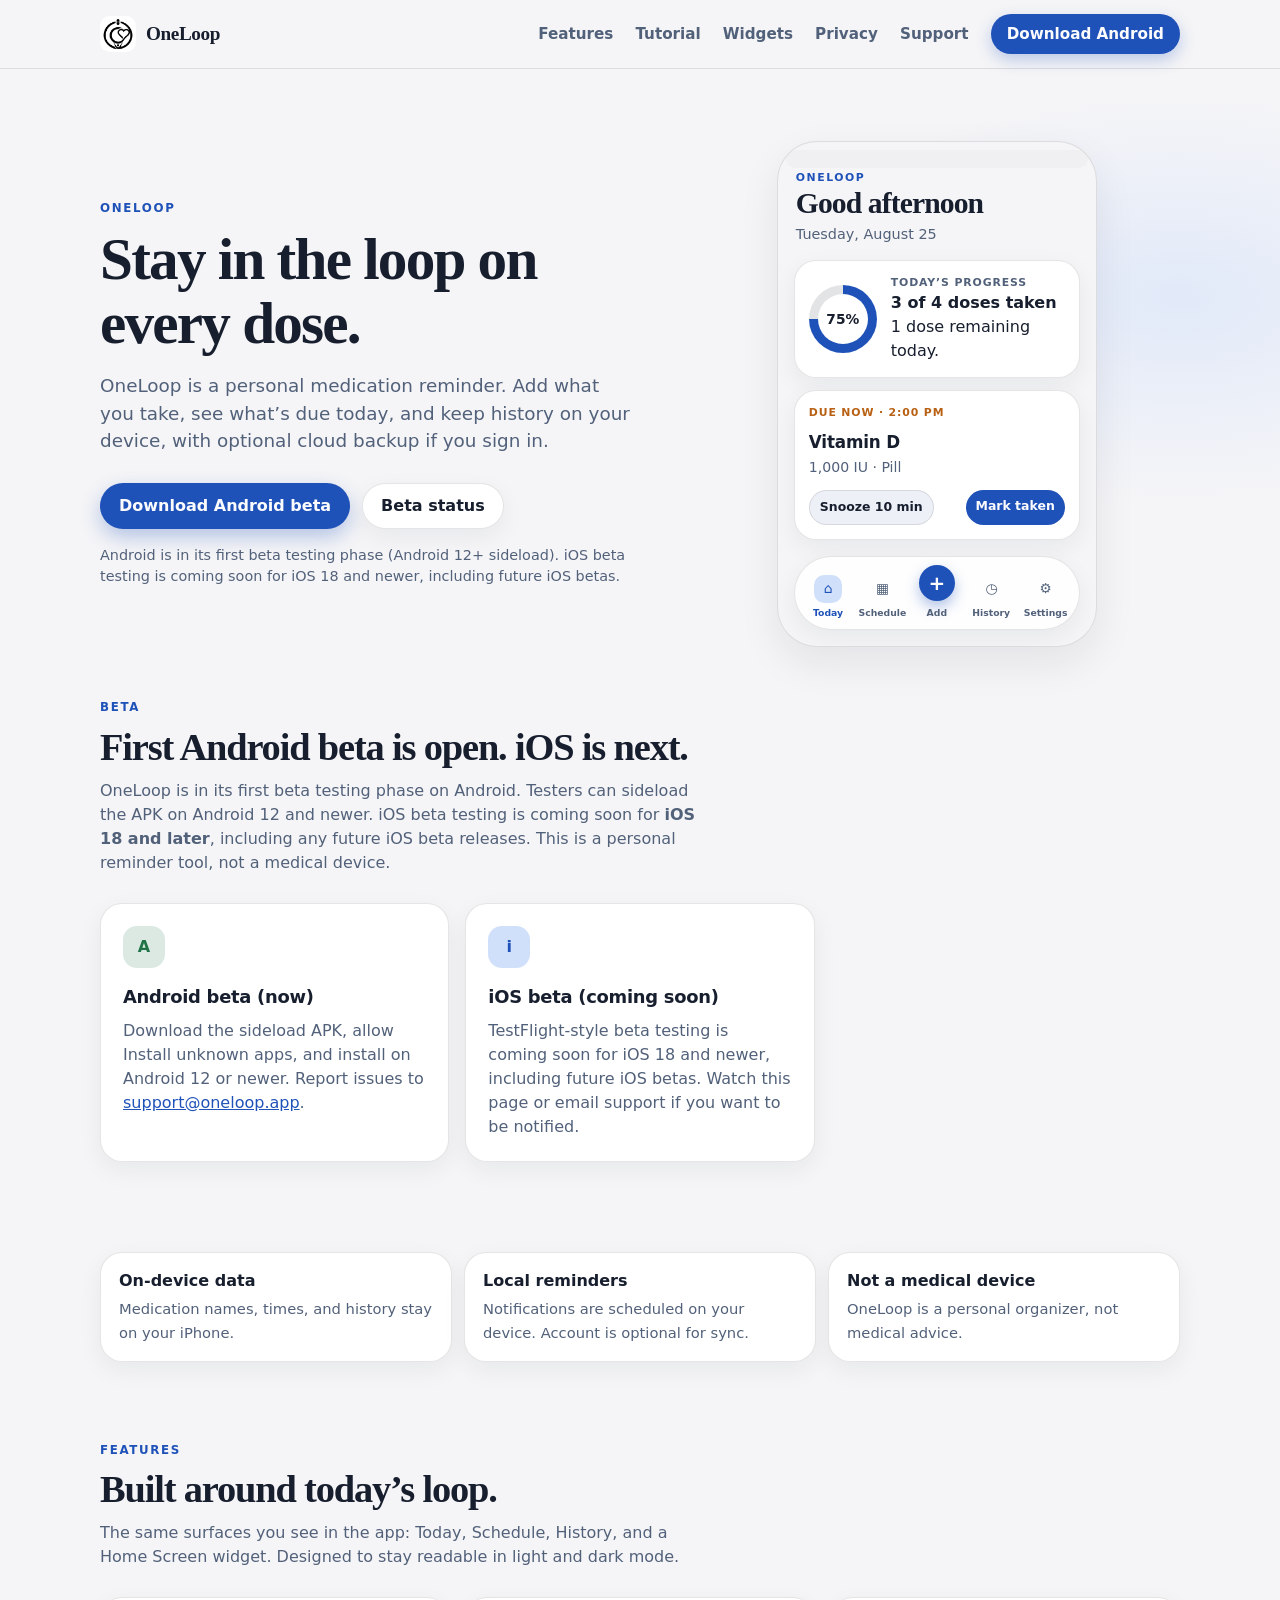
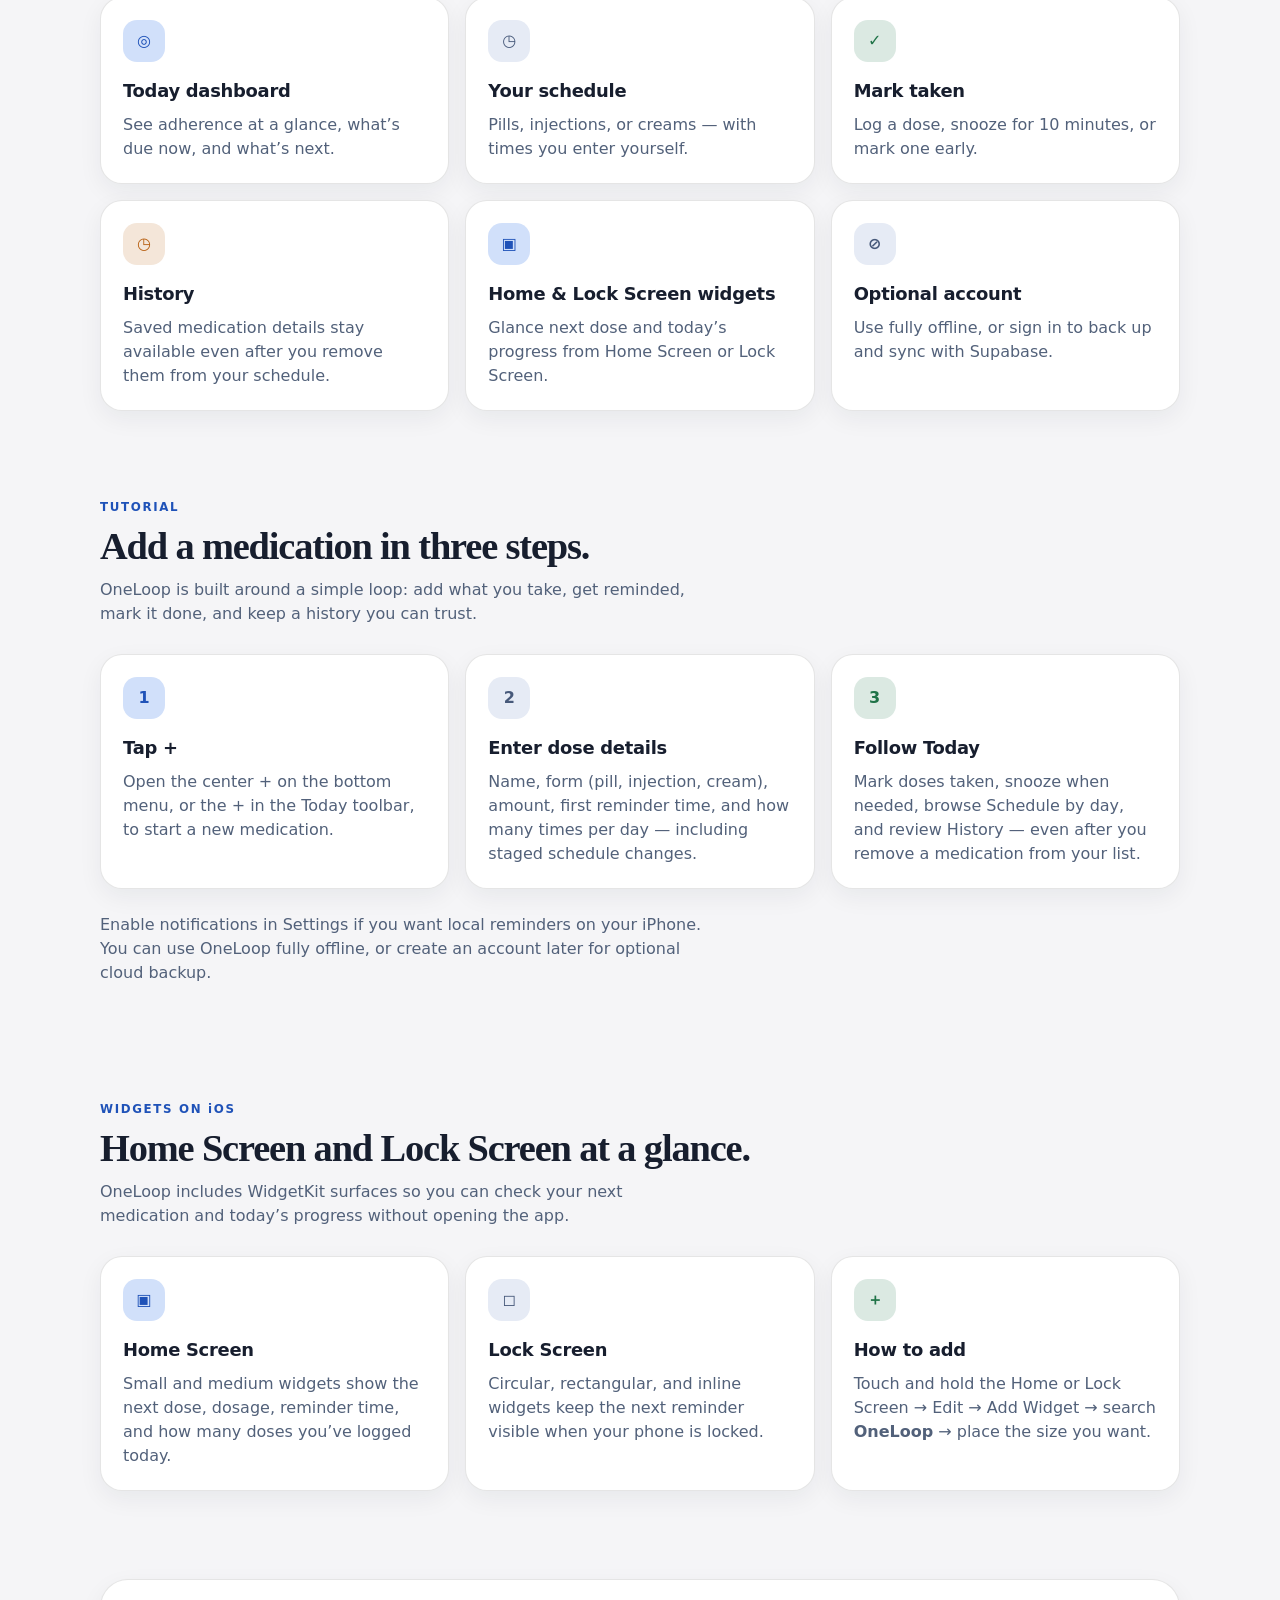
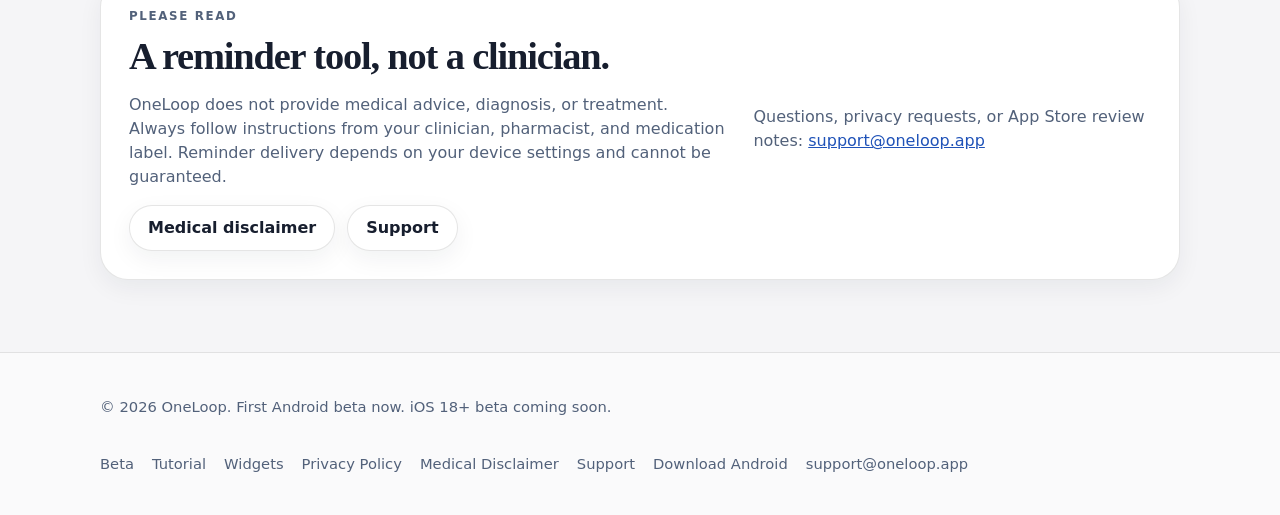
<file: index.html>
<!DOCTYPE html>
<html lang="en">
<head>
  <meta charset="UTF-8" />
  <meta http-equiv="refresh" content="0; url=home/" />
  <link rel="canonical" href="https://dcsvisuals.github.io/OneLoop/home/" />
  <title>OneLoop</title>
  <script>location.replace("home/");</script>
</head>
<body>
  <p><a href="home/">Continue to OneLoop</a></p>
</body>
</html>
</file>
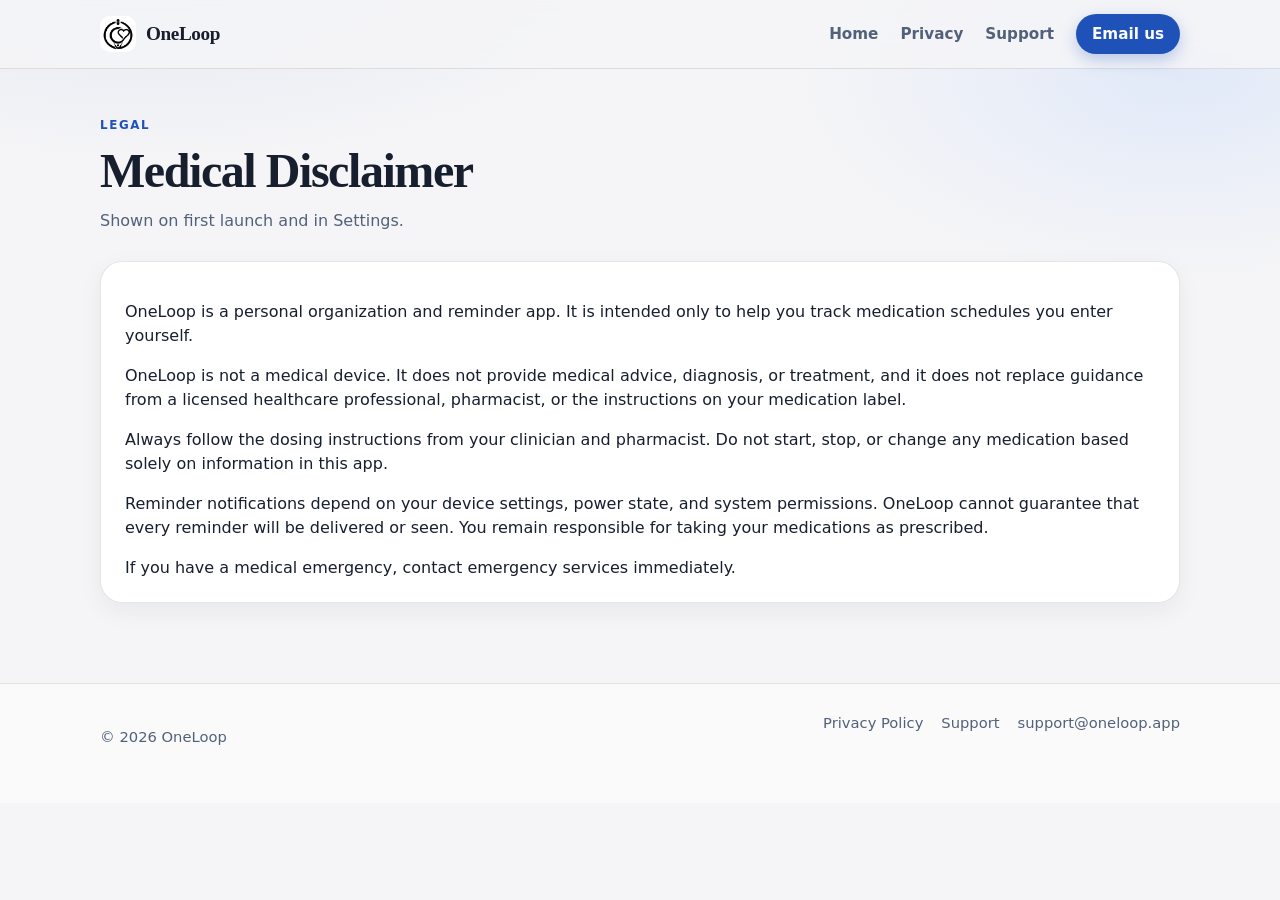
<file: disclaimer/index.html>
<!DOCTYPE html>
<html lang="en">
<head>
  <meta charset="UTF-8" />
  <meta name="viewport" content="width=device-width, initial-scale=1" />
  <title>Medical Disclaimer — OneLoop</title>
  <meta
    name="description"
    content="OneLoop is a personal medication reminder tool. It is not a medical device and does not provide medical advice."
  />
  <link rel="icon" href="../assets/logo.png" type="image/png" />
  <link rel="apple-touch-icon" href="../assets/icon-light.png" />
  <link rel="stylesheet" href="../assets/styles.css" />
</head>
<body>
  <a class="skip" href="#main">Skip to content</a>
  <header class="site-header">
    <div class="wrap">
      <a class="brand" href="../home/">
        <img class="logo-mark" src="../assets/logo.png" alt="" />
        <span class="brand-name">OneLoop</span>
      </a>
      <nav class="nav" aria-label="Primary">
        <a href="../home/">Home</a>
        <a href="../PrivacyPolicy/">Privacy</a>
        <a href="../support/">Support</a>
        <a class="cta" href="mailto:support@oneloop.app?subject=OneLoop%20Support">Email us</a>
      </nav>
    </div>
  </header>

  <main id="main" class="wrap page">
    <p class="kicker">LEGAL</p>
    <h1 class="page-title">Medical Disclaimer</h1>
    <p class="updated">Shown on first launch and in Settings.</p>

    <div class="legal">
      <section class="legal-card">
        <p>
          OneLoop is a personal organization and reminder app. It is intended
          only to help you track medication schedules you enter yourself.
        </p>
        <p>
          OneLoop is not a medical device. It does not provide medical advice,
          diagnosis, or treatment, and it does not replace guidance from a
          licensed healthcare professional, pharmacist, or the instructions on
          your medication label.
        </p>
        <p>
          Always follow the dosing instructions from your clinician and
          pharmacist. Do not start, stop, or change any medication based solely
          on information in this app.
        </p>
        <p>
          Reminder notifications depend on your device settings, power state,
          and system permissions. OneLoop cannot guarantee that every reminder
          will be delivered or seen. You remain responsible for taking your
          medications as prescribed.
        </p>
        <p>
          If you have a medical emergency, contact emergency services
          immediately.
        </p>
      </section>
    </div>
  </main>

  <footer class="site-footer">
    <div class="wrap">
      <p>© 2026 OneLoop</p>
      <div class="footer-links">
        <a href="../PrivacyPolicy/">Privacy Policy</a>
        <a href="../support/">Support</a>
        <a href="mailto:support@oneloop.app">support@oneloop.app</a>
      </div>
    </div>
  </footer>
</body>
</html>
</file>
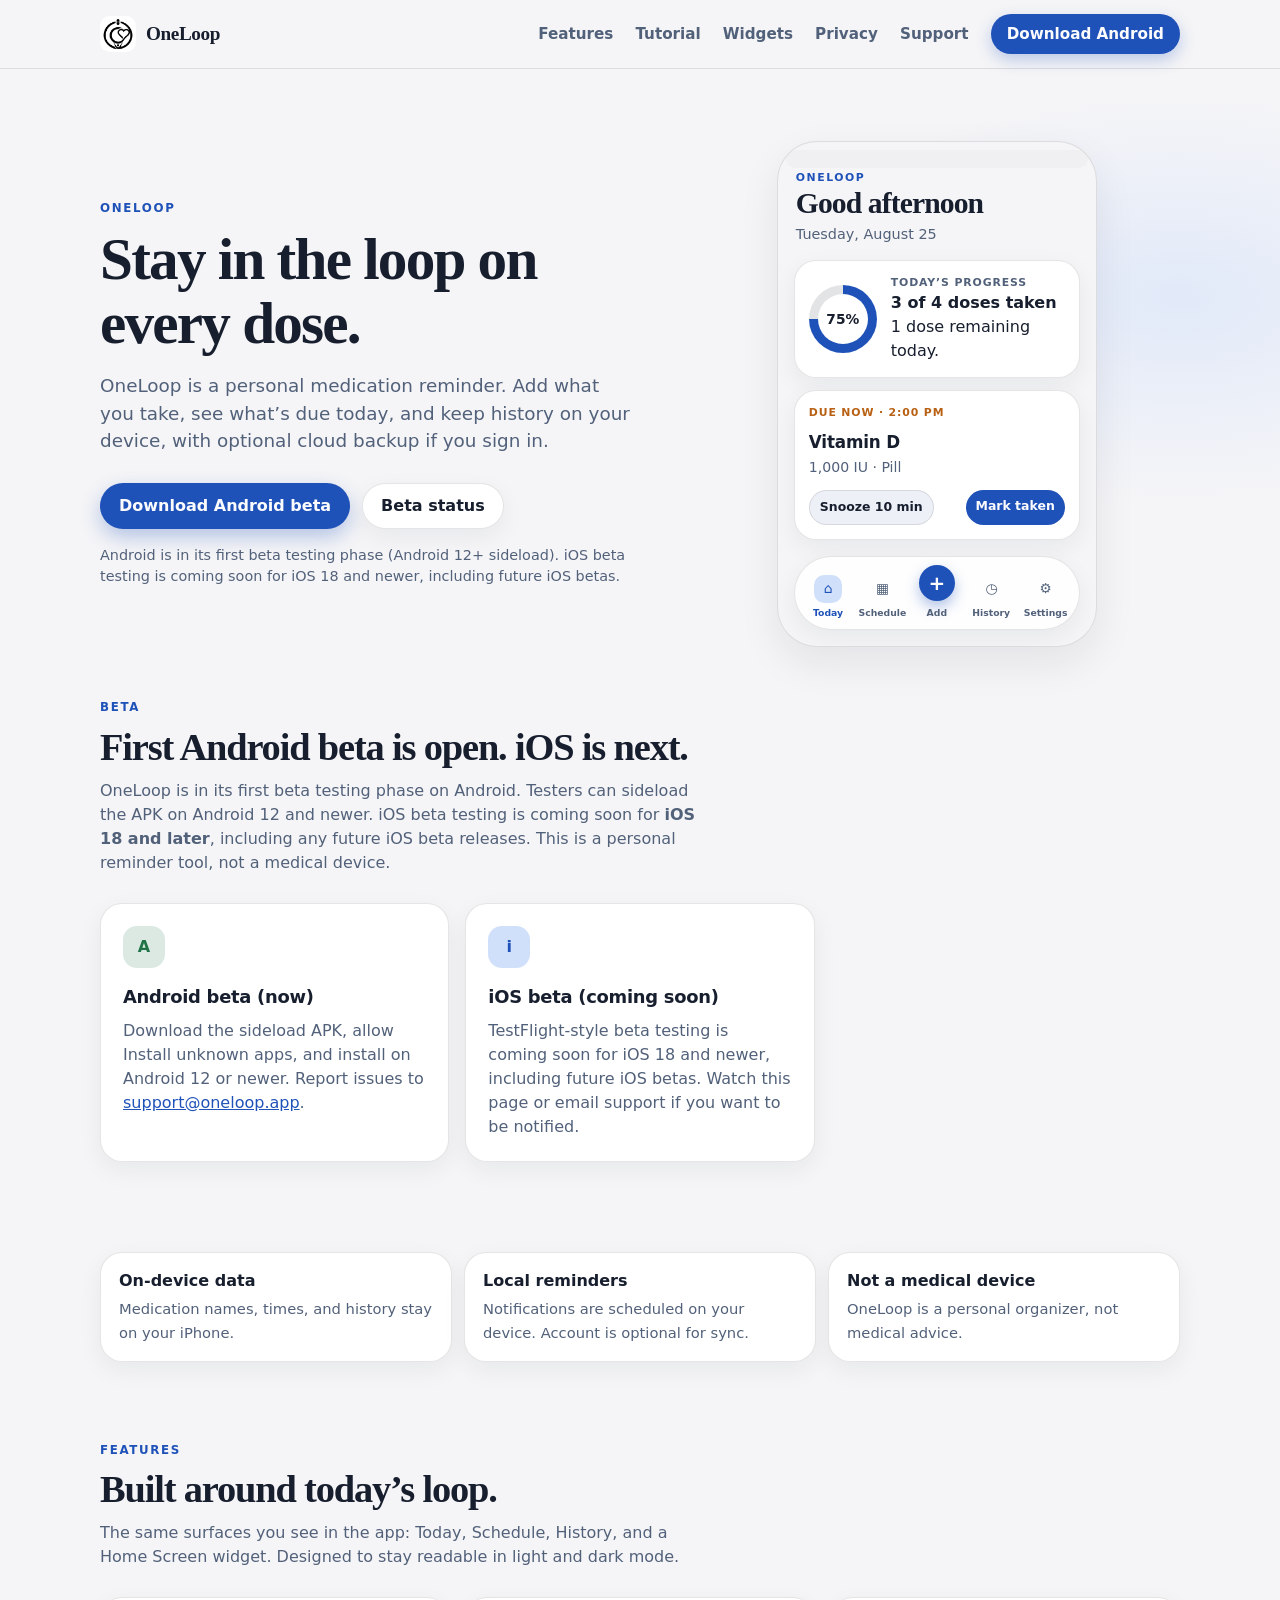
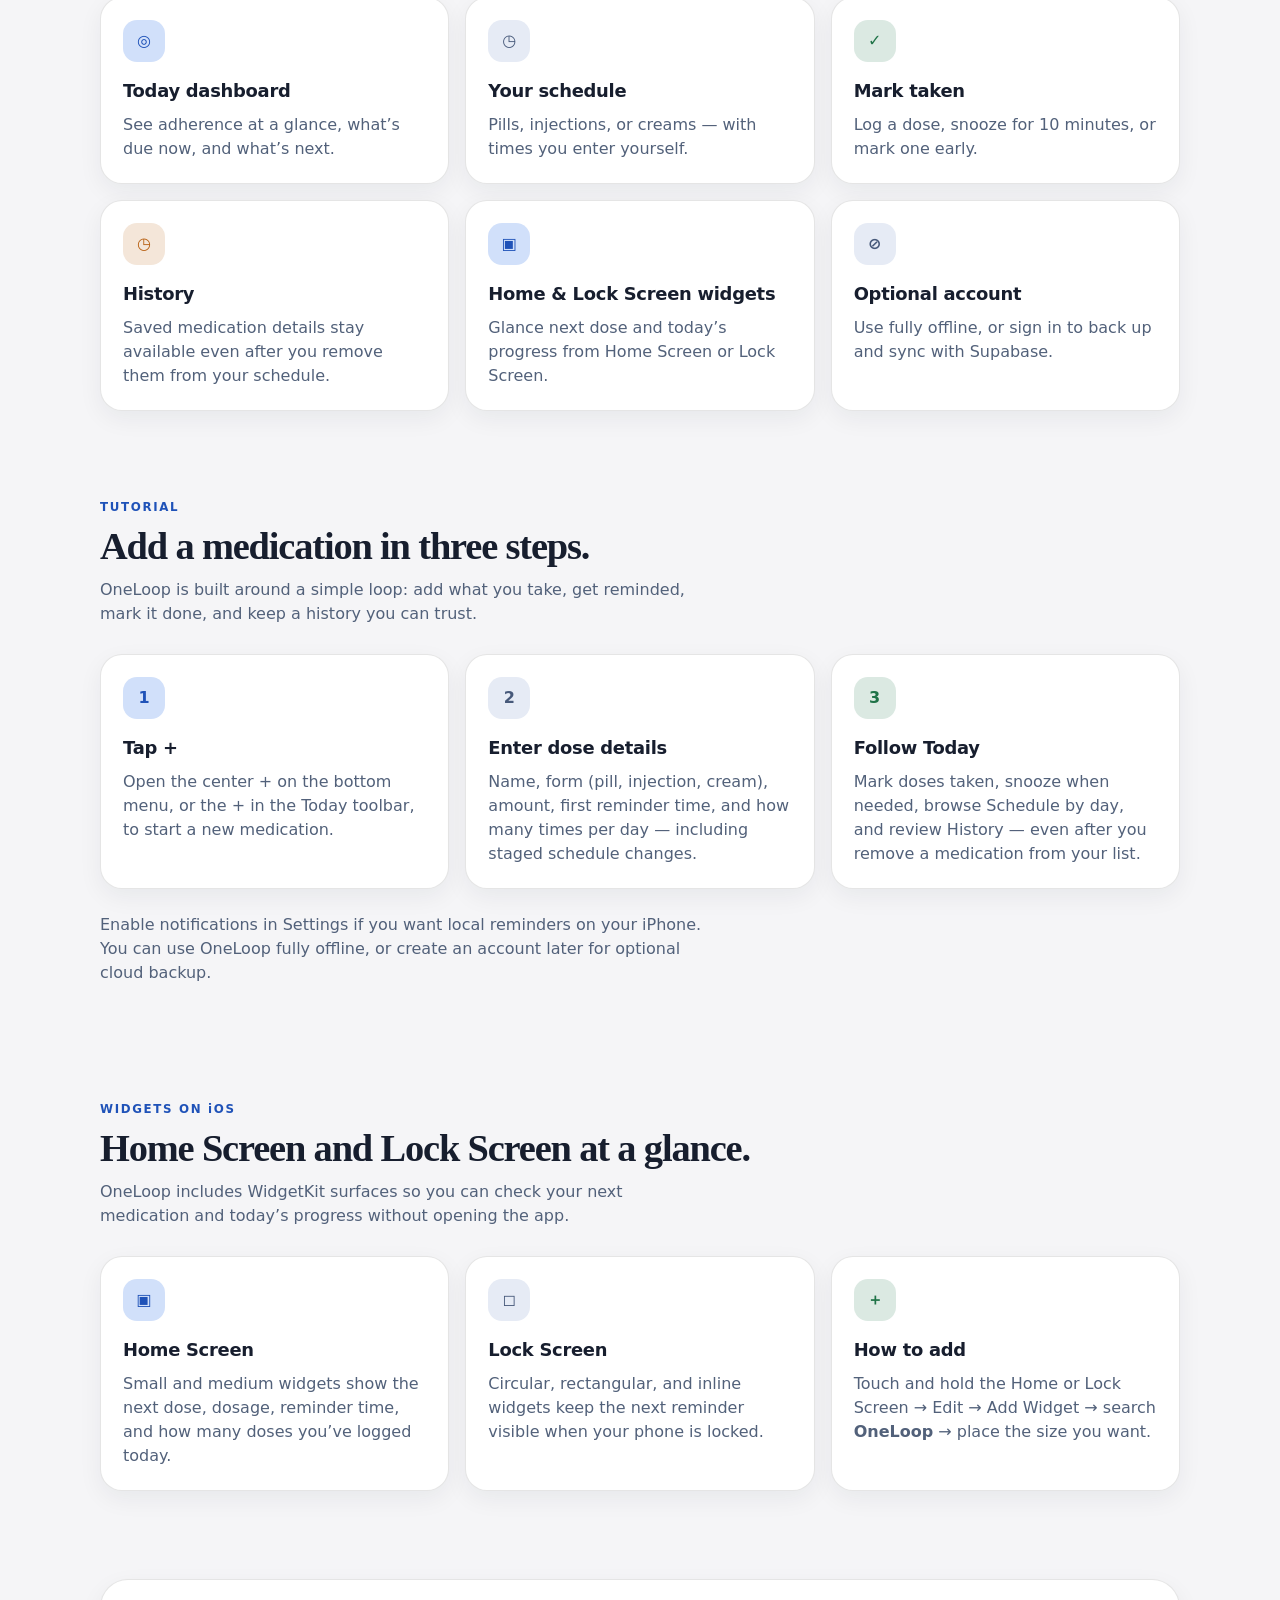
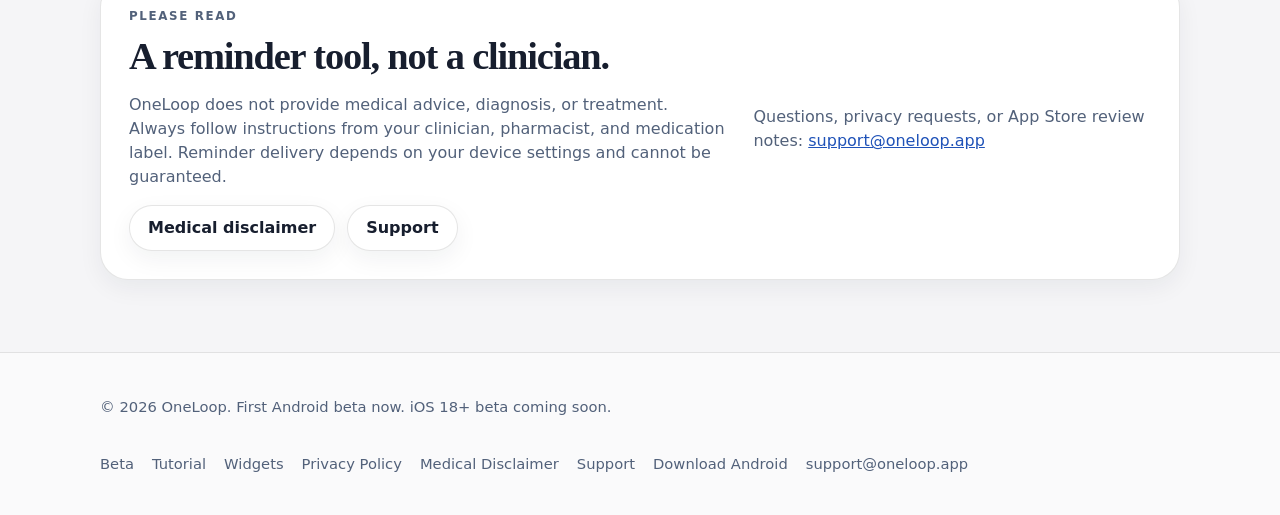
<file: home/index.html>
<!DOCTYPE html>
<html lang="en">
<head>
  <meta charset="UTF-8" />
  <meta name="viewport" content="width=device-width, initial-scale=1" />
  <title>OneLoop — Personal medication reminders</title>
  <meta
    name="description"
    content="OneLoop is a personal medication reminder app. Android is in first beta. iOS 18+ beta testing is coming soon. Not a medical device."
  />
  <link rel="icon" href="../assets/logo.png" type="image/png" />
  <link rel="apple-touch-icon" href="../assets/icon-light.png" />
  <link rel="stylesheet" href="../assets/styles.css" />
  <script src="../assets/apk-download.js" defer></script>
</head>
<body>
  <a class="skip" href="#main">Skip to content</a>
  <header class="site-header">
    <div class="wrap">
      <a class="brand" href="./">
        <img class="logo-mark" src="../assets/logo.png" alt="" />
        <span class="brand-name">OneLoop</span>
      </a>
      <nav class="nav" aria-label="Primary">
        <a class="hide-sm" href="#features">Features</a>
        <a class="hide-sm" href="#tutorial">Tutorial</a>
        <a class="hide-sm" href="#widgets">Widgets</a>
        <a href="../PrivacyPolicy/">Privacy</a>
        <a href="../support/">Support</a>
        <a class="cta js-apk-download" href="https://github.com/DCSvisuals/OneLoop-Medication-TrackerAndroid/releases/download/v2.0.1-android-sideload/OneLoop-sideload.apk">Download Android</a>
      </nav>
    </div>
  </header>

  <main id="main">
    <section class="wrap hero">
      <div>
        <p class="kicker">ONELOOP</p>
        <h1>Stay in the loop on every dose.</h1>
        <p class="lede">
          OneLoop is a personal medication reminder. Add what you take,
          see what’s due today, and keep history on your device, with optional cloud backup if you sign in.
        </p>
        <div class="actions">
          <a
            class="button primary js-apk-download"
            href="https://github.com/DCSvisuals/OneLoop-Medication-TrackerAndroid/releases/download/v2.0.1-android-sideload/OneLoop-sideload.apk"
          >Download Android beta</a>
          <a class="button secondary" href="#beta">Beta status</a>
        </div>
        <p class="fine">
          Android is in its first beta testing phase (Android 12+ sideload).
          iOS beta testing is coming soon for iOS 18 and newer, including future iOS betas.
        </p>
      </div>

      <div class="phone-stage" aria-hidden="true">
        <div class="phone">
          <p class="phone-brand">ONELOOP</p>
          <h2>Good afternoon</h2>
          <p class="phone-date">Tuesday, August 25</p>
          <div class="adherence">
            <div class="ring" aria-hidden="true"></div>
            <div>
              <p class="label">TODAY’S PROGRESS</p>
              <p><strong>3 of 4 doses taken</strong></p>
              <p>1 dose remaining today.</p>
            </div>
          </div>
          <div class="dose-card">
            <p class="label">DUE NOW · 2:00 PM</p>
            <h3>Vitamin D</h3>
            <p class="meta">1,000 IU · Pill</p>
            <div class="dose-actions">
              <span class="chip">Snooze 10 min</span>
              <span class="chip-fill">Mark taken</span>
            </div>
          </div>
          <nav class="capsule" aria-hidden="true">
            <div class="nav-item active">
              <span class="glyph">⌂</span>
              <span class="caption">Today</span>
            </div>
            <div class="nav-item">
              <span class="glyph">▦</span>
              <span class="caption">Schedule</span>
            </div>
            <div class="nav-item add">
              <span class="glyph">+</span>
              <span class="caption">Add</span>
            </div>
            <div class="nav-item">
              <span class="glyph">◷</span>
              <span class="caption">History</span>
            </div>
            <div class="nav-item">
              <span class="glyph">⚙</span>
              <span class="caption">Settings</span>
            </div>
          </nav>
        </div>
      </div>
    </section>

    <section class="wrap section" id="beta">
      <p class="kicker">BETA</p>
      <h2>First Android beta is open. iOS is next.</h2>
      <p class="section-intro">
        OneLoop is in its first beta testing phase on Android. Testers can sideload
        the APK on Android 12 and newer. iOS beta testing is coming soon for
        <strong>iOS 18 and later</strong>, including any future iOS beta releases.
        This is a personal reminder tool, not a medical device.
      </p>
      <div class="features">
        <article class="feature">
          <div class="icon-bubble lime">A</div>
          <h3>Android beta (now)</h3>
          <p>
            Download the sideload APK, allow Install unknown apps, and install on
            Android 12 or newer. Report issues to
            <a href="mailto:support@oneloop.app?subject=OneLoop%20Android%20Beta">support@oneloop.app</a>.
          </p>
        </article>
        <article class="feature">
          <div class="icon-bubble">i</div>
          <h3>iOS beta (coming soon)</h3>
          <p>
            TestFlight-style beta testing is coming soon for iOS 18 and newer,
            including future iOS betas. Watch this page or email support if you
            want to be notified.
          </p>
        </article>
      </div>
    </section>

    <section class="wrap trust">
      <div>
        <strong>On-device data</strong>
        <span>Medication names, times, and history stay on your iPhone.</span>
      </div>
      <div>
        <strong>Local reminders</strong>
        <span>Notifications are scheduled on your device. Account is optional for sync.</span>
      </div>
      <div>
        <strong>Not a medical device</strong>
        <span>OneLoop is a personal organizer, not medical advice.</span>
      </div>
    </section>

    <section class="wrap section" id="features">
      <p class="kicker">FEATURES</p>
      <h2>Built around today’s loop.</h2>
      <p class="section-intro">
        The same surfaces you see in the app: Today, Schedule, History, and a
        Home Screen widget. Designed to stay readable in light and dark mode.
      </p>
      <div class="features">
        <article class="feature">
          <div class="icon-bubble">◎</div>
          <h3>Today dashboard</h3>
          <p>See adherence at a glance, what’s due now, and what’s next.</p>
        </article>
        <article class="feature">
          <div class="icon-bubble teal">◷</div>
          <h3>Your schedule</h3>
          <p>Pills, injections, or creams — with times you enter yourself.</p>
        </article>
        <article class="feature">
          <div class="icon-bubble lime">✓</div>
          <h3>Mark taken</h3>
          <p>Log a dose, snooze for 10 minutes, or mark one early.</p>
        </article>
        <article class="feature">
          <div class="icon-bubble orange">◷</div>
          <h3>History</h3>
          <p>Saved medication details stay available even after you remove them from your schedule.</p>
        </article>
        <article class="feature">
          <div class="icon-bubble">▣</div>
          <h3>Home &amp; Lock Screen widgets</h3>
          <p>Glance next dose and today’s progress from Home Screen or Lock Screen.</p>
        </article>
        <article class="feature">
          <div class="icon-bubble teal">⊘</div>
          <h3>Optional account</h3>
          <p>Use fully offline, or sign in to back up and sync with Supabase.</p>
        </article>
      </div>
    </section>


    <section class="wrap section" id="tutorial">
      <p class="kicker">TUTORIAL</p>
      <h2>Add a medication in three steps.</h2>
      <p class="section-intro">
        OneLoop is built around a simple loop: add what you take, get reminded,
        mark it done, and keep a history you can trust.
      </p>
      <div class="features">
        <article class="feature">
          <div class="icon-bubble">1</div>
          <h3>Tap +</h3>
          <p>
            Open the center + on the bottom menu, or the + in the Today toolbar,
            to start a new medication.
          </p>
        </article>
        <article class="feature">
          <div class="icon-bubble teal">2</div>
          <h3>Enter dose details</h3>
          <p>
            Name, form (pill, injection, cream), amount, first reminder time,
            and how many times per day — including staged schedule changes.
          </p>
        </article>
        <article class="feature">
          <div class="icon-bubble lime">3</div>
          <h3>Follow Today</h3>
          <p>
            Mark doses taken, snooze when needed, browse Schedule by day, and
            review History — even after you remove a medication from your list.
          </p>
        </article>
      </div>
      <p class="section-intro" style="margin-top: 1.5rem">
        Enable notifications in Settings if you want local reminders on your iPhone.
        You can use OneLoop fully offline, or create an account later for optional cloud backup.
      </p>
    </section>

    <section class="wrap section" id="widgets">
      <p class="kicker">WIDGETS ON iOS</p>
      <h2>Home Screen and Lock Screen at a glance.</h2>
      <p class="section-intro">
        OneLoop includes WidgetKit surfaces so you can check your next medication
        and today’s progress without opening the app.
      </p>
      <div class="features">
        <article class="feature">
          <div class="icon-bubble">▣</div>
          <h3>Home Screen</h3>
          <p>
            Small and medium widgets show the next dose, dosage, reminder time,
            and how many doses you’ve logged today.
          </p>
        </article>
        <article class="feature">
          <div class="icon-bubble teal">◻</div>
          <h3>Lock Screen</h3>
          <p>
            Circular, rectangular, and inline widgets keep the next reminder
            visible when your phone is locked.
          </p>
        </article>
        <article class="feature">
          <div class="icon-bubble lime">＋</div>
          <h3>How to add</h3>
          <p>
            Touch and hold the Home or Lock Screen → Edit → Add Widget → search
            <strong>OneLoop</strong> → place the size you want.
          </p>
        </article>
      </div>
    </section>

    <section class="wrap section">
      <div class="notice">
        <div>
          <p class="kicker">PLEASE READ</p>
          <h2>A reminder tool, not a clinician.</h2>
          <p>
            OneLoop does not provide medical advice, diagnosis, or treatment.
            Always follow instructions from your clinician, pharmacist, and
            medication label. Reminder delivery depends on your device settings
            and cannot be guaranteed.
          </p>
          <div class="actions">
            <a class="button secondary" href="../disclaimer/">Medical disclaimer</a>
            <a class="button secondary" href="../support/">Support</a>
          </div>
        </div>
        <div>
          <p>
            Questions, privacy requests, or App Store review notes:
            <a href="mailto:support@oneloop.app?subject=OneLoop%20Support">support@oneloop.app</a>
          </p>
        </div>
      </div>
    </section>
  </main>

  <footer class="site-footer">
    <div class="wrap">
      <p>© 2026 OneLoop. First Android beta now. iOS 18+ beta coming soon.</p>
      <div class="footer-links">
        <a href="#beta">Beta</a>
        <a href="#tutorial">Tutorial</a>
        <a href="#widgets">Widgets</a>
        <a href="../PrivacyPolicy/">Privacy Policy</a>
        <a href="../disclaimer/">Medical Disclaimer</a>
        <a href="../support/">Support</a>
        <a class="js-apk-download" href="https://github.com/DCSvisuals/OneLoop-Medication-TrackerAndroid/releases/download/v2.0.1-android-sideload/OneLoop-sideload.apk">Download Android</a>
        <a href="mailto:support@oneloop.app">support@oneloop.app</a>
      </div>
    </div>
  </footer>
</body>
</html>
</file>
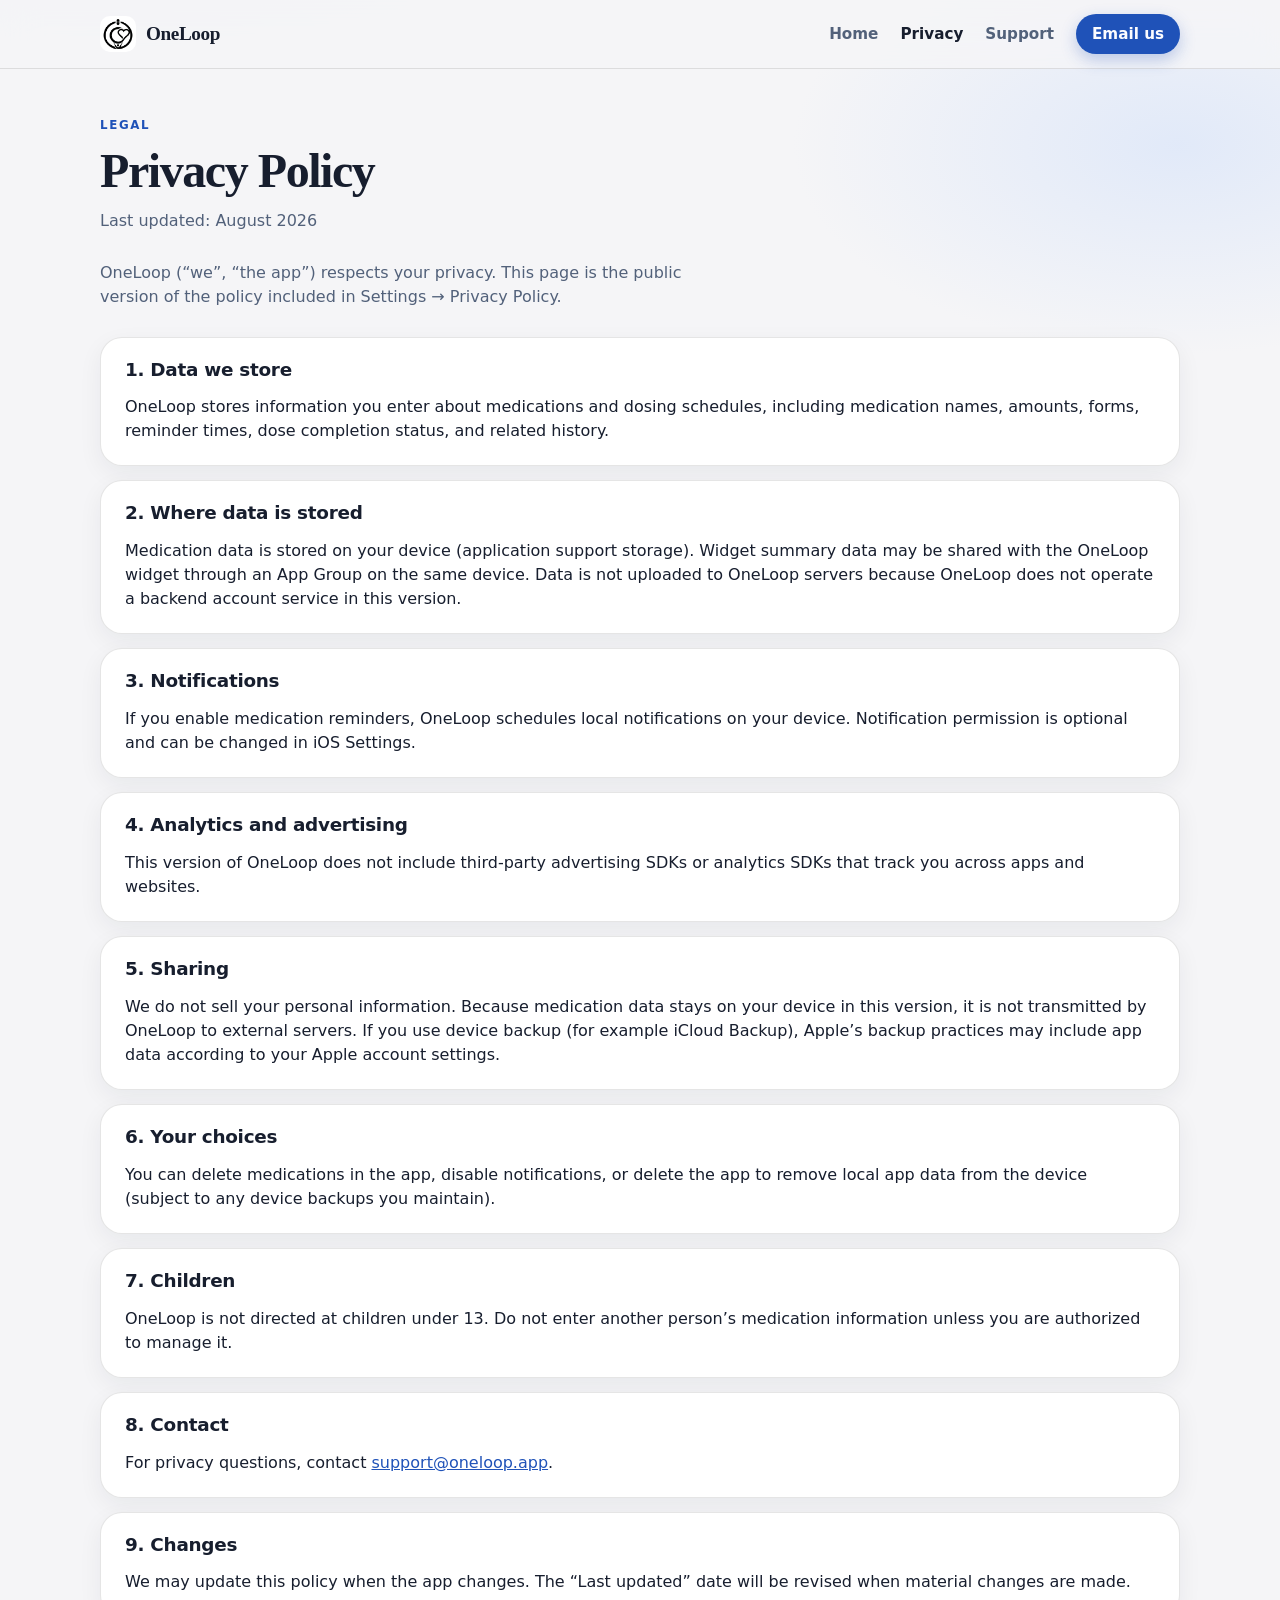
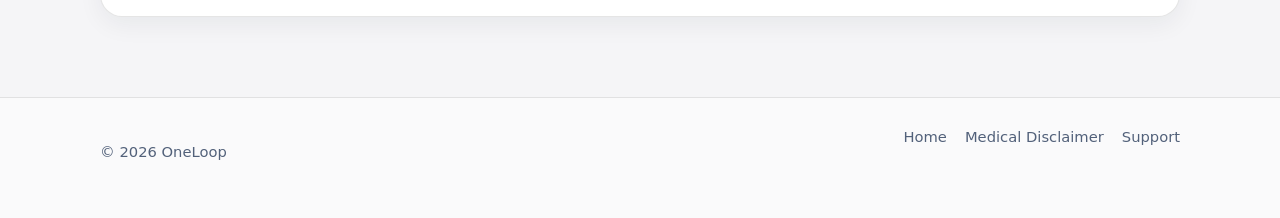
<file: PrivacyPolicy/index.html>
<!DOCTYPE html>
<html lang="en">
<head>
  <meta charset="UTF-8" />
  <meta name="viewport" content="width=device-width, initial-scale=1" />
  <title>Privacy Policy — OneLoop</title>
  <meta
    name="description"
    content="OneLoop privacy policy. Medication data stays on your device. No advertising or tracking SDKs in this version."
  />
  <link rel="icon" href="../assets/logo.png" type="image/png" />
  <link rel="apple-touch-icon" href="../assets/icon-light.png" />
  <link rel="stylesheet" href="../assets/styles.css" />
</head>
<body>
  <a class="skip" href="#main">Skip to content</a>
  <header class="site-header">
    <div class="wrap">
      <a class="brand" href="../home/">
        <img class="logo-mark" src="../assets/logo.png" alt="" />
        <span class="brand-name">OneLoop</span>
      </a>
      <nav class="nav" aria-label="Primary">
        <a href="../home/">Home</a>
        <a href="./" aria-current="page">Privacy</a>
        <a href="../support/">Support</a>
        <a class="cta" href="mailto:support@oneloop.app?subject=OneLoop%20Privacy">Email us</a>
      </nav>
    </div>
  </header>

  <main id="main" class="wrap page">
    <p class="kicker">LEGAL</p>
    <h1 class="page-title">Privacy Policy</h1>
    <p class="updated">Last updated: August 2026</p>
    <p class="section-intro">
      OneLoop (“we”, “the app”) respects your privacy. This page is the public
      version of the policy included in Settings → Privacy Policy.
    </p>

    <div class="legal">
      <section class="legal-card">
        <h2>1. Data we store</h2>
        <p>
          OneLoop stores information you enter about medications and dosing
          schedules, including medication names, amounts, forms, reminder times,
          dose completion status, and related history.
        </p>
      </section>

      <section class="legal-card">
        <h2>2. Where data is stored</h2>
        <p>
          Medication data is stored on your device (application support storage).
          Widget summary data may be shared with the OneLoop widget through an
          App Group on the same device. Data is not uploaded to OneLoop servers
          because OneLoop does not operate a backend account service in this
          version.
        </p>
      </section>

      <section class="legal-card">
        <h2>3. Notifications</h2>
        <p>
          If you enable medication reminders, OneLoop schedules local
          notifications on your device. Notification permission is optional and
          can be changed in iOS Settings.
        </p>
      </section>

      <section class="legal-card">
        <h2>4. Analytics and advertising</h2>
        <p>
          This version of OneLoop does not include third-party advertising SDKs
          or analytics SDKs that track you across apps and websites.
        </p>
      </section>

      <section class="legal-card">
        <h2>5. Sharing</h2>
        <p>
          We do not sell your personal information. Because medication data stays
          on your device in this version, it is not transmitted by OneLoop to
          external servers. If you use device backup (for example iCloud Backup),
          Apple’s backup practices may include app data according to your Apple
          account settings.
        </p>
      </section>

      <section class="legal-card">
        <h2>6. Your choices</h2>
        <p>
          You can delete medications in the app, disable notifications, or delete
          the app to remove local app data from the device (subject to any device
          backups you maintain).
        </p>
      </section>

      <section class="legal-card">
        <h2>7. Children</h2>
        <p>
          OneLoop is not directed at children under 13. Do not enter another
          person’s medication information unless you are authorized to manage it.
        </p>
      </section>

      <section class="legal-card">
        <h2>8. Contact</h2>
        <p>
          For privacy questions, contact
          <a href="mailto:support@oneloop.app?subject=OneLoop%20Privacy">support@oneloop.app</a>.
        </p>
      </section>

      <section class="legal-card">
        <h2>9. Changes</h2>
        <p>
          We may update this policy when the app changes. The “Last updated”
          date will be revised when material changes are made.
        </p>
      </section>
    </div>
  </main>

  <footer class="site-footer">
    <div class="wrap">
      <p>© 2026 OneLoop</p>
      <div class="footer-links">
        <a href="../home/">Home</a>
        <a href="../disclaimer/">Medical Disclaimer</a>
        <a href="../support/">Support</a>
      </div>
    </div>
  </footer>
</body>
</html>
</file>
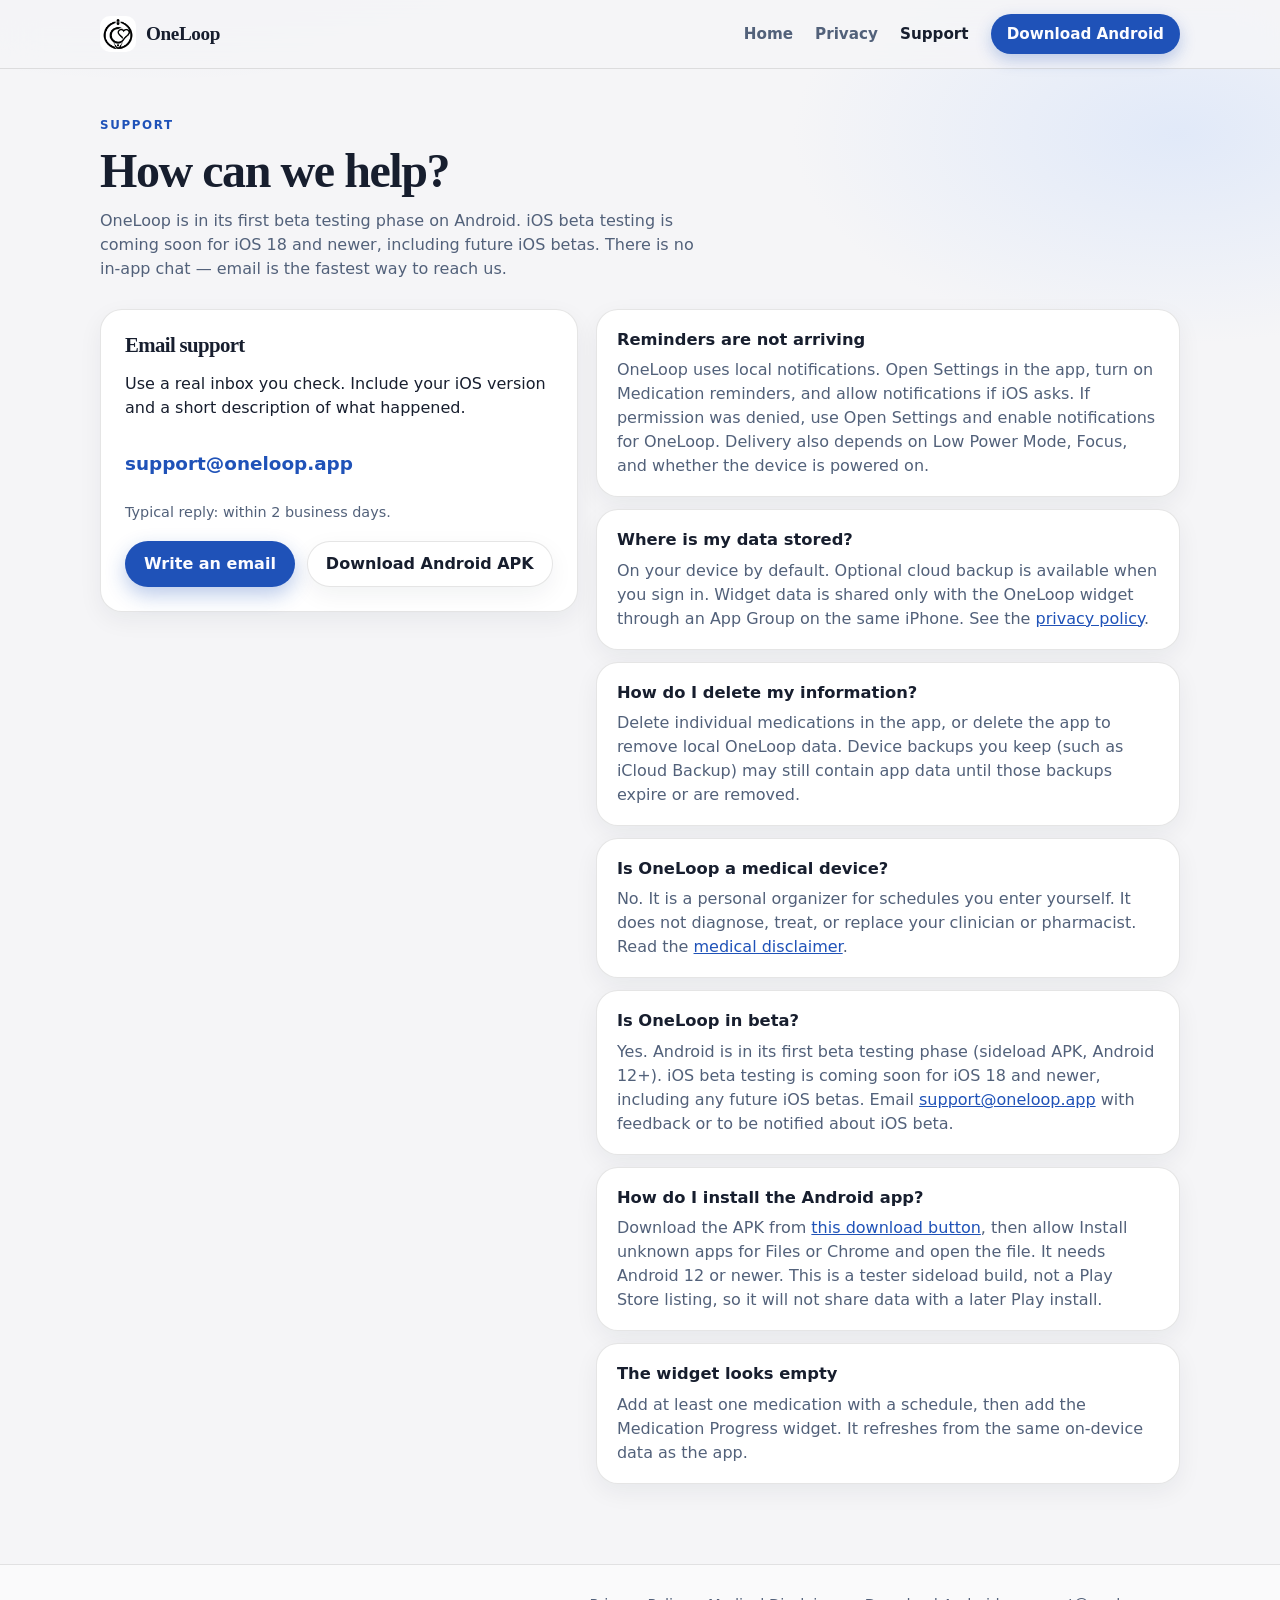
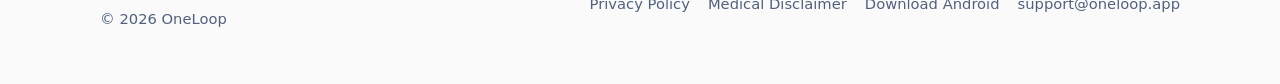
<file: support/index.html>
<!DOCTYPE html>
<html lang="en">
<head>
  <meta charset="UTF-8" />
  <meta name="viewport" content="width=device-width, initial-scale=1" />
  <title>Support — OneLoop</title>
  <meta
    name="description"
    content="Get help with OneLoop. Email support@oneloop.app for app questions, privacy requests, or App Store review notes."
  />
  <link rel="icon" href="../assets/logo.png" type="image/png" />
  <link rel="apple-touch-icon" href="../assets/icon-light.png" />
  <link rel="stylesheet" href="../assets/styles.css" />
  <script src="../assets/apk-download.js" defer></script>
</head>
<body>
  <a class="skip" href="#main">Skip to content</a>
  <header class="site-header">
    <div class="wrap">
      <a class="brand" href="../home/">
        <img class="logo-mark" src="../assets/logo.png" alt="" />
        <span class="brand-name">OneLoop</span>
      </a>
      <nav class="nav" aria-label="Primary">
        <a href="../home/">Home</a>
        <a href="../PrivacyPolicy/">Privacy</a>
        <a href="./" aria-current="page">Support</a>
        <a class="cta js-apk-download" href="https://github.com/DCSvisuals/OneLoop-Medication-TrackerAndroid/releases/download/v2.0.1-android-sideload/OneLoop-sideload.apk">Download Android</a>
      </nav>
    </div>
  </header>

  <main id="main" class="wrap page">
    <p class="kicker">SUPPORT</p>
    <h1 class="page-title">How can we help?</h1>
    <p class="section-intro">
      OneLoop is in its first beta testing phase on Android. iOS beta testing
      is coming soon for iOS 18 and newer, including future iOS betas.
      There is no in-app chat — email is the fastest way to reach us.
    </p>

    <div class="support-grid">
      <aside class="contact-card">
        <h2>Email support</h2>
        <p>
          Use a real inbox you check. Include your iOS version and a short
          description of what happened.
        </p>
        <a class="email" href="mailto:support@oneloop.app?subject=OneLoop%20Support">
          support@oneloop.app
        </a>
        <p class="fine">Typical reply: within 2 business days.</p>
        <div class="actions" style="margin-top: 18px">
          <a class="button primary" href="mailto:support@oneloop.app?subject=OneLoop%20Support">
            Write an email
          </a>
          <a
            class="button secondary js-apk-download"
            href="https://github.com/DCSvisuals/OneLoop-Medication-TrackerAndroid/releases/download/v2.0.1-android-sideload/OneLoop-sideload.apk"
          >
            Download Android APK
          </a>
        </div>
      </aside>

      <div class="faqs">
        <article class="faq">
          <h3>Reminders are not arriving</h3>
          <p>
            OneLoop uses local notifications. Open Settings in the app, turn on
            Medication reminders, and allow notifications if iOS asks. If
            permission was denied, use Open Settings and enable notifications
            for OneLoop. Delivery also depends on Low Power Mode, Focus, and
            whether the device is powered on.
          </p>
        </article>
        <article class="faq">
          <h3>Where is my data stored?</h3>
          <p>
            On your device by default. Optional cloud backup is available when
            you sign in. Widget data is shared only with the OneLoop widget
            through an App Group on the same iPhone. See the
            <a href="../PrivacyPolicy/">privacy policy</a>.
          </p>
        </article>
        <article class="faq">
          <h3>How do I delete my information?</h3>
          <p>
            Delete individual medications in the app, or delete the app to
            remove local OneLoop data. Device backups you keep (such as iCloud
            Backup) may still contain app data until those backups expire or
            are removed.
          </p>
        </article>
        <article class="faq">
          <h3>Is OneLoop a medical device?</h3>
          <p>
            No. It is a personal organizer for schedules you enter yourself.
            It does not diagnose, treat, or replace your clinician or
            pharmacist. Read the
            <a href="../disclaimer/">medical disclaimer</a>.
          </p>
        </article>
        <article class="faq">
          <h3>Is OneLoop in beta?</h3>
          <p>
            Yes. Android is in its first beta testing phase (sideload APK,
            Android 12+). iOS beta testing is coming soon for iOS 18 and newer,
            including any future iOS betas. Email
            <a href="mailto:support@oneloop.app?subject=OneLoop%20Beta">support@oneloop.app</a>
            with feedback or to be notified about iOS beta.
          </p>
        </article>
        <article class="faq">
          <h3>How do I install the Android app?</h3>
          <p>
            Download the APK from
            <a class="js-apk-download" href="https://github.com/DCSvisuals/OneLoop-Medication-TrackerAndroid/releases/download/v2.0.1-android-sideload/OneLoop-sideload.apk">this download button</a>,
            then allow Install unknown apps for Files or Chrome and open the file.
            It needs Android 12 or newer. This is a tester sideload build, not a
            Play Store listing, so it will not share data with a later Play install.
          </p>
        </article>
        <article class="faq">
          <h3>The widget looks empty</h3>
          <p>
            Add at least one medication with a schedule, then add the
            Medication Progress widget. It refreshes from the same on-device
            data as the app.
          </p>
        </article>
      </div>
    </div>
  </main>

  <footer class="site-footer">
    <div class="wrap">
      <p>© 2026 OneLoop</p>
      <div class="footer-links">
        <a href="../PrivacyPolicy/">Privacy Policy</a>
        <a href="../disclaimer/">Medical Disclaimer</a>
        <a class="js-apk-download" href="https://github.com/DCSvisuals/OneLoop-Medication-TrackerAndroid/releases/download/v2.0.1-android-sideload/OneLoop-sideload.apk">Download Android</a>
        <a href="mailto:support@oneloop.app">support@oneloop.app</a>
      </div>
    </div>
  </footer>
</body>
</html>
</file>
<file: assets/styles.css>
/*
  OneLoop website — matches OneLoopUIv2 AppTheme
  (WCAG-safe blue primary, soft grey canvas, white cards, serif titles)
*/

:root {
  --navy: #171e2e;
  --blue: #1f52b8;
  --teal: #47597a;
  --lime: #d1e0fa;
  --orange: #b86114;
  --success: #1f7347;
  --bg: #f5f5f7;
  --card: #ffffff;
  --elevated: #e6ebf5;
  --field: #edf0f7;
  --muted: #52617a;
  --border: rgba(0, 0, 0, 0.1);
  --action-text: #fcfcff;
  --header-bg: rgba(245, 245, 247, 0.86);
  --ring-track: rgba(23, 30, 46, 0.12);
  --splash: #1a2947;
  --splash-word: #e6edfa;
  --shadow: 0 16px 40px rgba(23, 30, 46, 0.08);
  --shadow-soft: 0 8px 24px rgba(23, 30, 46, 0.06);
  --max: 1080px;
  --radius: 22px;
  --radius-sm: 16px;
  --font: -apple-system, BlinkMacSystemFont, "SF Pro Text", "Segoe UI",
    system-ui, sans-serif;
  --font-display: "Iowan Old Style", "Palatino Linotype", Palatino,
    "Book Antiqua", Georgia, "Times New Roman", serif;
}

@media (prefers-color-scheme: dark) {
  :root {
    --navy: #f0f2fa;
    --blue: #8cb3ff;
    --teal: #b2c2db;
    --lime: #2e477a;
    --orange: #ffad52;
    --success: #73d194;
    --bg: #12141c;
    --card: #212633;
    --elevated: #2e3647;
    --field: #292e3d;
    --muted: #adbad1;
    --border: rgba(255, 255, 255, 0.14);
    --action-text: #121a2e;
    --header-bg: rgba(18, 20, 28, 0.88);
    --ring-track: rgba(240, 242, 250, 0.14);
    --splash: #141f38;
    --splash-word: #e6edfa;
    --shadow: 0 16px 40px rgba(0, 0, 0, 0.4);
    --shadow-soft: 0 8px 24px rgba(0, 0, 0, 0.28);
  }

  .logo-mark {
    filter: invert(1) brightness(1.05);
  }
}

* {
  box-sizing: border-box;
}

html {
  scroll-behavior: smooth;
}

body {
  margin: 0;
  min-height: 100vh;
  font-family: var(--font);
  color: var(--navy);
  background:
    radial-gradient(
      900px 420px at 12% -10%,
      color-mix(in srgb, var(--blue) 10%, transparent),
      transparent 60%
    ),
    radial-gradient(
      700px 380px at 92% 8%,
      color-mix(in srgb, var(--lime) 55%, transparent),
      transparent 55%
    ),
    var(--bg);
  line-height: 1.5;
  -webkit-font-smoothing: antialiased;
}

img {
  max-width: 100%;
  display: block;
}

a {
  color: var(--blue);
}

.skip {
  position: absolute;
  left: 12px;
  top: -40px;
  background: var(--blue);
  color: var(--action-text);
  padding: 8px 12px;
  border-radius: 8px;
  z-index: 20;
}

.skip:focus {
  top: 12px;
}

.wrap {
  width: min(var(--max), calc(100% - 40px));
  margin: 0 auto;
}

/* Header */

.site-header {
  position: sticky;
  top: 0;
  z-index: 10;
  backdrop-filter: saturate(1.35) blur(18px);
  -webkit-backdrop-filter: saturate(1.35) blur(18px);
  background: var(--header-bg);
  border-bottom: 1px solid var(--border);
}

.site-header .wrap {
  display: flex;
  align-items: center;
  justify-content: space-between;
  gap: 20px;
  min-height: 68px;
}

.brand {
  display: flex;
  align-items: center;
  gap: 10px;
  text-decoration: none;
  color: var(--navy);
}

.logo-mark {
  width: 36px;
  height: 36px;
  border-radius: 10px;
}

.brand-name {
  font-family: var(--font-display);
  font-weight: 600;
  letter-spacing: -0.02em;
  font-size: 1.2rem;
}

.nav {
  display: flex;
  align-items: center;
  gap: 22px;
}

.nav a {
  text-decoration: none;
  color: var(--muted);
  font-size: 0.95rem;
  font-weight: 600;
}

.nav a:hover,
.nav a[aria-current="page"] {
  color: var(--navy);
}

.nav .cta {
  background: var(--blue);
  color: var(--action-text) !important;
  padding: 9px 16px;
  border-radius: 999px;
  box-shadow: 0 6px 16px color-mix(in srgb, var(--blue) 28%, transparent);
}

/* Hero */

.hero {
  display: grid;
  grid-template-columns: 1.05fr 0.95fr;
  gap: 56px;
  align-items: center;
  padding: 72px 0 36px;
}

.kicker {
  margin: 0 0 10px;
  color: var(--blue);
  font-size: 0.74rem;
  font-weight: 700;
  letter-spacing: 0.14em;
}

h1,
h2,
.page-title {
  font-family: var(--font-display);
  letter-spacing: -0.03em;
  line-height: 1.08;
  font-weight: 600;
}

h1 {
  margin: 0 0 16px;
  font-size: clamp(2.4rem, 5vw, 3.7rem);
}

.lede {
  margin: 0 0 28px;
  max-width: 34rem;
  font-size: 1.15rem;
  color: var(--muted);
}

.actions {
  display: flex;
  flex-wrap: wrap;
  gap: 12px;
}

.button {
  display: inline-flex;
  align-items: center;
  justify-content: center;
  gap: 8px;
  min-height: 46px;
  padding: 0 18px;
  border-radius: 999px;
  text-decoration: none;
  font-weight: 700;
  border: 1px solid transparent;
  transition: transform 0.15s ease, box-shadow 0.15s ease;
}

.button:hover {
  transform: translateY(-1px);
}

.button.primary {
  background: var(--blue);
  color: var(--action-text);
  box-shadow: 0 8px 20px color-mix(in srgb, var(--blue) 30%, transparent);
}

.button.secondary {
  background: var(--card);
  color: var(--navy);
  border-color: var(--border);
  box-shadow: var(--shadow-soft);
}

.fine {
  margin: 16px 0 0;
  color: var(--muted);
  font-size: 0.9rem;
}

/* Phone mock — mirrors Today dashboard */

.phone-stage {
  display: flex;
  justify-content: center;
}

.phone {
  width: min(100%, 320px);
  background: var(--bg);
  border: 1px solid var(--border);
  border-radius: 40px;
  padding: 18px 14px 12px;
  box-shadow: var(--shadow);
  position: relative;
  overflow: hidden;
}

.phone::before {
  content: "";
  position: absolute;
  inset: 8px 8px auto 8px;
  height: 18px;
  border-radius: 999px;
  background: color-mix(in srgb, var(--navy) 6%, transparent);
  opacity: 0.35;
}

.phone-brand {
  margin: 10px 4px 2px;
  font-size: 0.68rem;
  font-weight: 700;
  letter-spacing: 0.14em;
  color: var(--blue);
}

.phone h2 {
  margin: 0 4px;
  font-size: 1.85rem;
  font-family: var(--font-display);
  font-weight: 600;
}

.phone-date {
  margin: 4px 4px 14px;
  color: var(--muted);
  font-size: 0.9rem;
}

.adherence,
.dose-card,
.feature,
.legal-card,
.faq,
.contact-card,
.trust div,
.notice {
  background: var(--card);
  border: 1px solid var(--border);
  border-radius: var(--radius);
  box-shadow: var(--shadow-soft);
}

.adherence {
  display: flex;
  gap: 14px;
  align-items: center;
  padding: 14px;
  margin: 0 2px 12px;
}

.ring {
  width: 68px;
  height: 68px;
  flex: 0 0 68px;
  border-radius: 50%;
  background: conic-gradient(var(--blue) 0 75%, var(--ring-track) 75% 100%);
  display: grid;
  place-items: center;
}

.ring::after {
  content: "75%";
  width: 50px;
  height: 50px;
  border-radius: 50%;
  background: var(--card);
  display: grid;
  place-items: center;
  font-size: 0.86rem;
  font-weight: 700;
  color: var(--navy);
}

.adherence p,
.dose-card p {
  margin: 0;
}

.adherence .label,
.dose-card .label {
  font-size: 0.68rem;
  font-weight: 700;
  letter-spacing: 0.08em;
  color: var(--muted);
}

.dose-card {
  padding: 14px;
  margin: 0 2px;
}

.dose-card .label {
  color: var(--orange);
}

.dose-card h3 {
  margin: 8px 0 2px;
  font-size: 1.05rem;
  font-family: var(--font);
  font-weight: 700;
  letter-spacing: -0.01em;
}

.dose-card .meta {
  color: var(--muted);
  font-size: 0.88rem;
  margin-bottom: 12px;
}

.dose-actions {
  display: flex;
  justify-content: space-between;
  gap: 8px;
}

.chip,
.chip-fill {
  border-radius: 999px;
  padding: 7px 10px;
  font-size: 0.78rem;
  font-weight: 700;
}

.chip {
  border: 1px solid var(--border);
  background: var(--field);
  color: var(--navy);
}

.chip-fill {
  background: var(--blue);
  color: var(--action-text);
}

.capsule {
  display: flex;
  justify-content: space-between;
  align-items: flex-end;
  gap: 4px;
  margin: 16px 2px 4px;
  padding: 8px 8px 10px;
  border-radius: 999px;
  background: color-mix(in srgb, var(--card) 88%, transparent);
  border: 1px solid var(--border);
  backdrop-filter: blur(12px);
  -webkit-backdrop-filter: blur(12px);
  box-shadow: var(--shadow-soft);
}

.nav-item {
  flex: 1;
  display: flex;
  flex-direction: column;
  align-items: center;
  gap: 3px;
  min-width: 0;
}

.nav-item .glyph {
  width: 28px;
  height: 28px;
  border-radius: 10px;
  display: grid;
  place-items: center;
  font-size: 0.85rem;
  color: var(--muted);
  background: transparent;
}

.nav-item.active .glyph {
  background: var(--lime);
  color: var(--blue);
}

.nav-item .caption {
  font-size: 0.58rem;
  font-weight: 600;
  color: var(--muted);
  white-space: nowrap;
}

.nav-item.active .caption {
  color: var(--blue);
}

.nav-item.add .glyph {
  width: 36px;
  height: 36px;
  border-radius: 50%;
  background: var(--blue);
  color: var(--action-text);
  font-size: 1.25rem;
  font-weight: 600;
  margin-bottom: 2px;
  box-shadow: 0 6px 14px color-mix(in srgb, var(--blue) 35%, transparent);
}

.nav-item.add .caption {
  color: var(--muted);
}

/* Trust / features */

.trust {
  display: grid;
  grid-template-columns: repeat(3, 1fr);
  gap: 12px;
  padding: 18px 0 64px;
}

.trust div {
  padding: 16px 18px;
}

.trust strong {
  display: block;
  margin-bottom: 4px;
}

.trust span {
  color: var(--muted);
  font-size: 0.92rem;
}

.section {
  padding: 16px 0 72px;
}

.section h2 {
  margin: 0 0 10px;
  font-size: clamp(1.8rem, 3vw, 2.4rem);
}

.section-intro {
  margin: 0 0 28px;
  max-width: 38rem;
  color: var(--muted);
}

.features {
  display: grid;
  grid-template-columns: repeat(3, 1fr);
  gap: 16px;
}

.feature {
  padding: 22px;
}

.icon-bubble {
  width: 42px;
  height: 42px;
  border-radius: 14px;
  display: grid;
  place-items: center;
  margin-bottom: 16px;
  background: var(--lime);
  color: var(--blue);
  font-weight: 800;
}

.icon-bubble.teal {
  background: var(--elevated);
  color: var(--teal);
}

.icon-bubble.lime {
  background: color-mix(in srgb, var(--success) 16%, var(--card));
  color: var(--success);
}

.icon-bubble.orange {
  background: color-mix(in srgb, var(--orange) 16%, var(--card));
  color: var(--orange);
}

.feature h3 {
  margin: 0 0 8px;
  font-size: 1.12rem;
  font-family: var(--font);
  letter-spacing: -0.015em;
}

.feature p {
  margin: 0;
  color: var(--muted);
}

.notice {
  display: grid;
  grid-template-columns: 1.2fr 0.8fr;
  gap: 28px;
  align-items: center;
  padding: 28px;
  border-radius: 28px;
}

.notice p {
  color: var(--muted);
}

/* Inner pages */

.page {
  padding: 48px 0 80px;
}

.page-title {
  margin: 8px 0 12px;
  font-size: clamp(2.1rem, 4vw, 3rem);
}

.updated {
  color: var(--muted);
  margin: 0 0 28px;
}

.legal {
  display: grid;
  gap: 14px;
}

.legal-card {
  padding: 22px 24px;
}

.legal-card h2 {
  margin: 0 0 8px;
  font-size: 1.15rem;
  font-family: var(--font);
  letter-spacing: -0.015em;
}

.legal-card p,
.legal-card li {
  color: var(--navy);
}

.legal-card p:last-child,
.legal-card ul:last-child {
  margin-bottom: 0;
}

.support-grid {
  display: grid;
  grid-template-columns: 0.9fr 1.1fr;
  gap: 18px;
  align-items: start;
}

.contact-card {
  padding: 24px;
}

.contact-card h2 {
  margin: 0 0 8px;
  font-size: 1.3rem;
  font-family: var(--font-display);
}

.email {
  display: inline-block;
  margin: 14px 0 8px;
  font-size: 1.15rem;
  font-weight: 700;
  text-decoration: none;
}

.faqs {
  display: grid;
  gap: 12px;
}

.faq {
  padding: 18px 20px;
}

.faq h3 {
  margin: 0 0 6px;
  font-size: 1.02rem;
}

.faq p {
  margin: 0;
  color: var(--muted);
}

/* Footer */

.site-footer {
  border-top: 1px solid var(--border);
  padding: 28px 0 40px;
  background: color-mix(in srgb, var(--card) 55%, transparent);
}

.site-footer .wrap {
  display: flex;
  justify-content: space-between;
  gap: 20px;
  flex-wrap: wrap;
  color: var(--muted);
  font-size: 0.92rem;
}

.footer-links {
  display: flex;
  gap: 18px;
  flex-wrap: wrap;
}

.footer-links a {
  color: var(--muted);
  text-decoration: none;
}

.footer-links a:hover {
  color: var(--navy);
}

.apk-modal {
  position: fixed;
  inset: 0;
  z-index: 80;
  display: grid;
  place-items: center;
  padding: 24px;
  background: rgba(10, 14, 22, 0.62);
  backdrop-filter: blur(8px);
}

.apk-modal[hidden] {
  display: none;
}

.apk-modal-card {
  width: min(100%, 440px);
  padding: 24px;
  border-radius: var(--radius);
  background: var(--card);
  border: 1px solid var(--border);
  box-shadow: var(--shadow);
}

.apk-modal-card h2 {
  margin: 8px 0 12px;
  font-family: var(--font-display);
  font-size: 1.6rem;
  line-height: 1.2;
}

.apk-modal-card p {
  margin: 0 0 20px;
  color: var(--muted);
}

.apk-modal-card .actions {
  margin: 0;
}

.apk-modal-card .button {
  cursor: pointer;
  font: inherit;
}

body.apk-modal-open {
  overflow: hidden;
}

@media (max-width: 860px) {
  .hero,
  .features,
  .trust,
  .notice,
  .support-grid {
    grid-template-columns: 1fr;
  }

  .hero {
    padding-top: 40px;
  }

  .nav .hide-sm {
    display: none;
  }

  .site-footer .wrap {
    flex-direction: column;
  }
}
</file>
